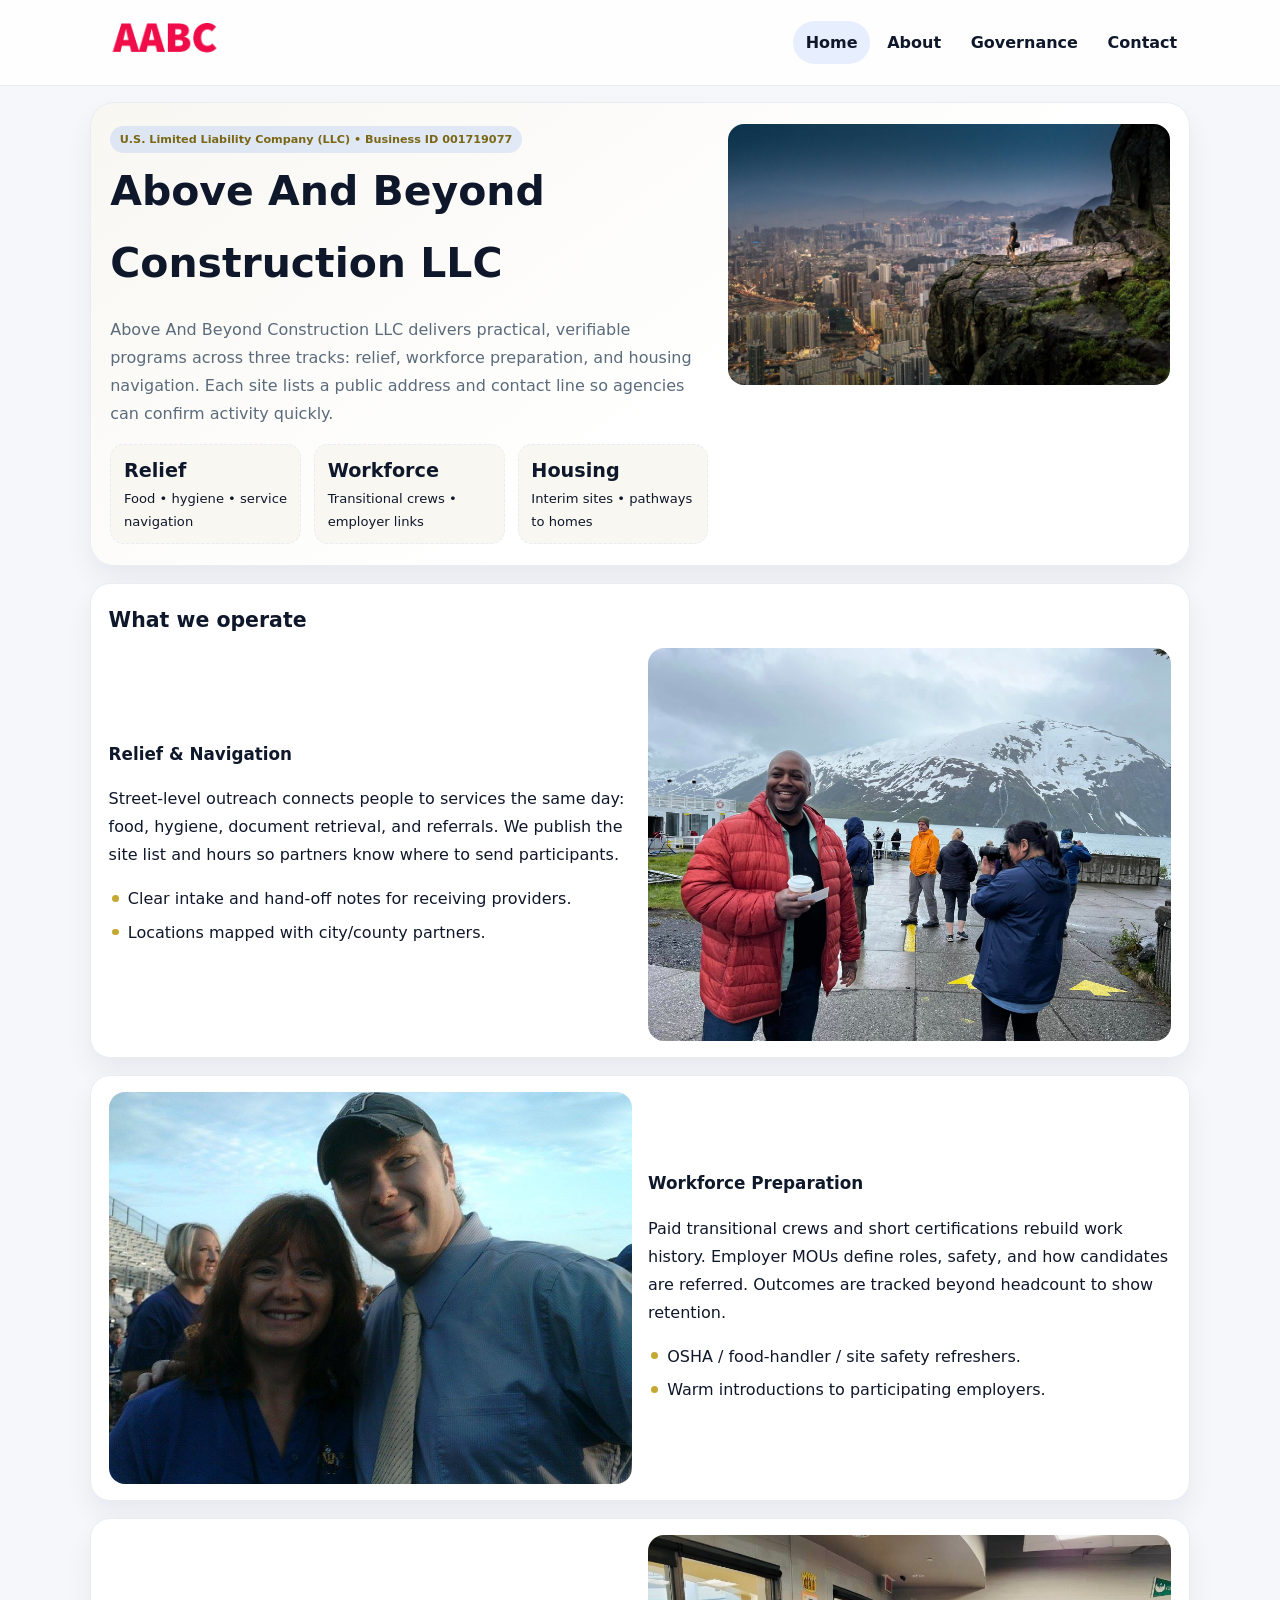
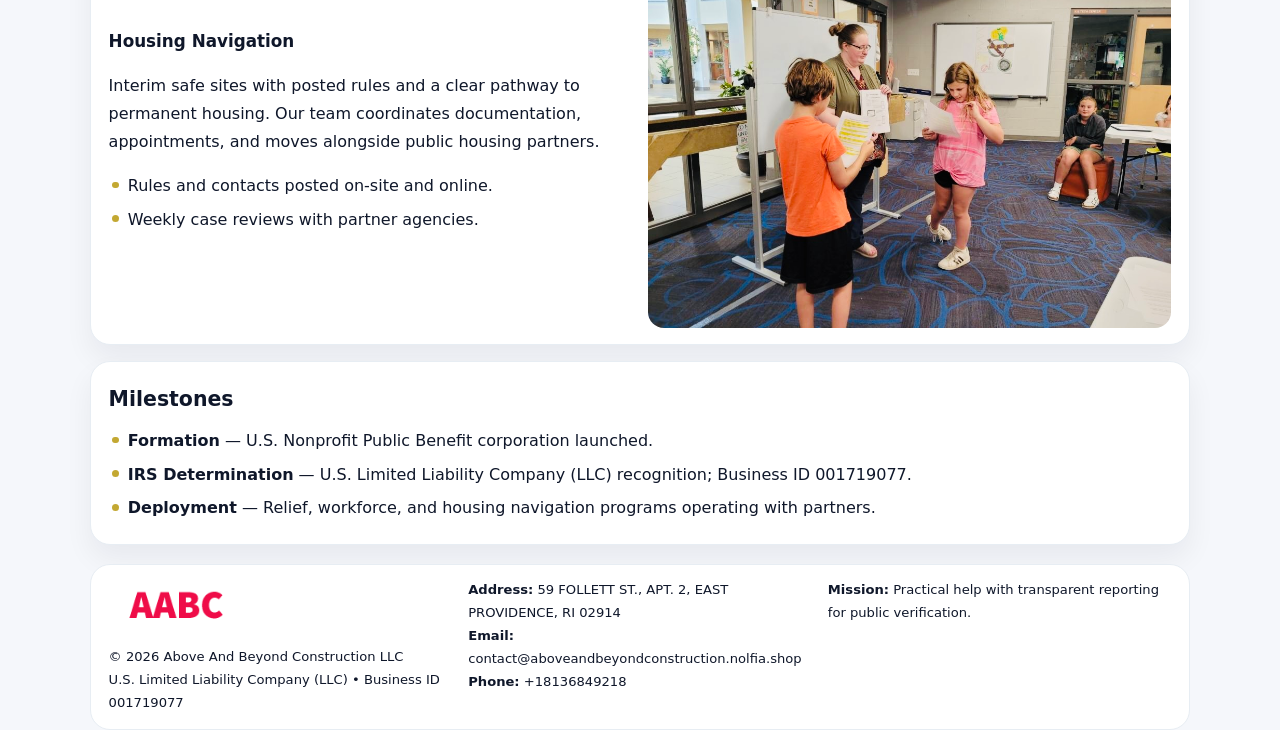
<file: index.html>
<!doctype html><html lang="en"><head>
<meta charset="utf-8">
<meta name="viewport" content="width=device-width,initial-scale=1">
<title>Above And Beyond Construction LLC – Nonprofit • 2025</title>
<link rel="stylesheet" href="assets/styles.css">
<link rel="icon" href="images/logo.png">
<meta name="data-ein" content="001719077">
<meta name="data-name" content="Above And Beyond Construction LLC">
  <meta name="description" content="Dedicated to community services, education, and direct relief, Above And Beyond Construction LLC collaborates with neighbors and partners to deliver practical help and long-term im.">
<meta name="facebook-domain-verification" content="qadkfipi40tgrfjiswimkmasgi8p9t" />
</head><body>
<div style="position:absolute;left:-9999px;top:-9999px;opacity:0" data-uniq="{{UNIQUE_BLOB}}">
  <span>Dedicated to community services, education, and direct relief, Above And Beyond Construction LLC collaborates with neighbors and partners to deliver practical help and long-term impact.</span><svg width="12" height="12" viewBox="0 0 12 12" xmlns="http://www.w3.org/2000/svg"><circle cx="6" cy="6" r="5" fill="#2b6cb0"/></svg><img src="images/about.jpg" width="1" height="1" alt="" loading="lazy"/>
</div>

<header class="header">
  <div class="ce0b9f355f3">
    <a href="index.html"><img src="images/logo.png" alt=""></a>
    <div class="links">
      <a class="active" href="index.html">Home</a>
      <a href="about.html">About</a>
      <a href="governance.html">Governance</a>
      <a href="contact.html">Contact</a>
    </div>
  </div>
</header>

<section class="mast">
  <div>
    <span class="cc19b7188dc">U.S. Limited Liability Company (LLC) • Business ID 001719077</span>
    <h1>Above And Beyond Construction LLC</h1>
    <p>Above And Beyond Construction LLC delivers practical, verifiable programs across three tracks: relief, workforce preparation, and housing navigation. Each site lists a public address and contact line so agencies can confirm activity quickly.</p>
    <div class="stats">
      <div class="stat"><b>Relief</b><div class="small">Food • hygiene • service navigation</div></div>
      <div class="stat"><b>Workforce</b><div class="small">Transitional crews • employer links</div></div>
      <div class="stat"><b>Housing</b><div class="small">Interim sites • pathways to homes</div></div>
    </div>
  </div>
  <img class="img" src="images/hero.jpg" alt="Program hero">
</section>

<section class="section panel">
  <h2>What we operate</h2>
  <div class="z">
    <div>
      <h3>Relief & Navigation</h3>
      <p>Street-level outreach connects people to services the same day: food, hygiene, document retrieval, and referrals. We publish the site list and hours so partners know where to send participants.</p>
      <ul class="timeline">
        <li>Clear intake and hand-off notes for receiving providers.</li>
        <li>Locations mapped with city/county partners.</li>
      </ul>
    </div>
    <img class="img" src="images/relief.jpg" alt="">
  </div>
</section>

<section class="section panel">
  <div class="z rev">
    <img class="img" src="images/jobs.jpg" alt="">
    <div>
      <h3>Workforce Preparation</h3>
      <p>Paid transitional crews and short certifications rebuild work history. Employer MOUs define roles, safety, and how candidates are referred. Outcomes are tracked beyond headcount to show retention.</p>
      <ul class="timeline">
        <li>OSHA / food-handler / site safety refreshers.</li>
        <li>Warm introductions to participating employers.</li>
      </ul>
    </div>
  </div>
</section>

<section class="section panel">
  <div class="z">
    <div>
      <h3>Housing Navigation</h3>
      <p>Interim safe sites with posted rules and a clear pathway to permanent housing. Our team coordinates documentation, appointments, and moves alongside public housing partners.</p>
      <ul class="timeline">
        <li>Rules and contacts posted on-site and online.</li>
        <li>Weekly case reviews with partner agencies.</li>
      </ul>
    </div>
    <img class="img" src="images/land.jpg" alt="">
  </div>
</section>

<section class="section panel">
  <h2>Milestones</h2>
  <ul class="timeline">
    <li><strong>Formation</strong> — U.S. Nonprofit Public Benefit corporation launched.</li>
    <li><strong>IRS Determination</strong> — U.S. Limited Liability Company (LLC) recognition; Business ID 001719077.</li>
    <li><strong>Deployment</strong> — Relief, workforce, and housing navigation programs operating with partners.</li>
  </ul>
</section>

<footer>
  <div class="footer">
    <div>
      <img src="images/logo.png" style="width:135px;margin-bottom:.35rem" alt="">
      <div class="small">© <span id="y"></span> Above And Beyond Construction LLC</div>
      <div class="small">U.S. Limited Liability Company (LLC) • Business ID 001719077</div>
    </div>
    <div>
      <div class="small"><strong>Address:</strong> 59 FOLLETT ST., APT. 2, EAST PROVIDENCE, RI 02914</div>
      <div class="small"><strong>Email:</strong> <a href="mailto:contact@aboveandbeyondconstruction.nolfia.shop">contact@aboveandbeyondconstruction.nolfia.shop</a></div>
      <div class="small"><strong>Phone:</strong> <a href="tel:+18136849218">+18136849218</a></div>
    </div>
    <div>
      <div class="small"><strong>Mission:</strong> Practical help with transparent reporting for public verification.</div>
    </div>
  </div>
</footer>

<script>
/* Đổi màu thương hiệu theo Business ID để tránh trùng lặp */
(function(){
  function hash(s){let x=2166136261>>>0;for(let i=0;i<s.length;i++){x^=s.charCodeAt(i);x=(x*16777619)>>>0;}return x>>>0;}
  const k = hash((document.querySelector('meta[name="data-ein"]')?.content||document.querySelector('meta[name="data-name"]')?.content||'0').replace(/\s+/g,''));
  const H=k%360,S=56+(k%14),L=48;
  const r=document.documentElement;
  r.style.setProperty('--brand',`hsl(${H} ${S}% ${L}%)`);
  r.style.setProperty('--brand-ink',`hsl(${H} ${Math.min(96,S+10)}% ${Math.max(22,L-20)}%)`);
  r.style.setProperty('--soft',`hsl(${H} ${Math.max(30,S-30)}% 96%)`);
  document.getElementById('y').textContent=new Date().getFullYear();
})();
</script>
</body></html>
</file>
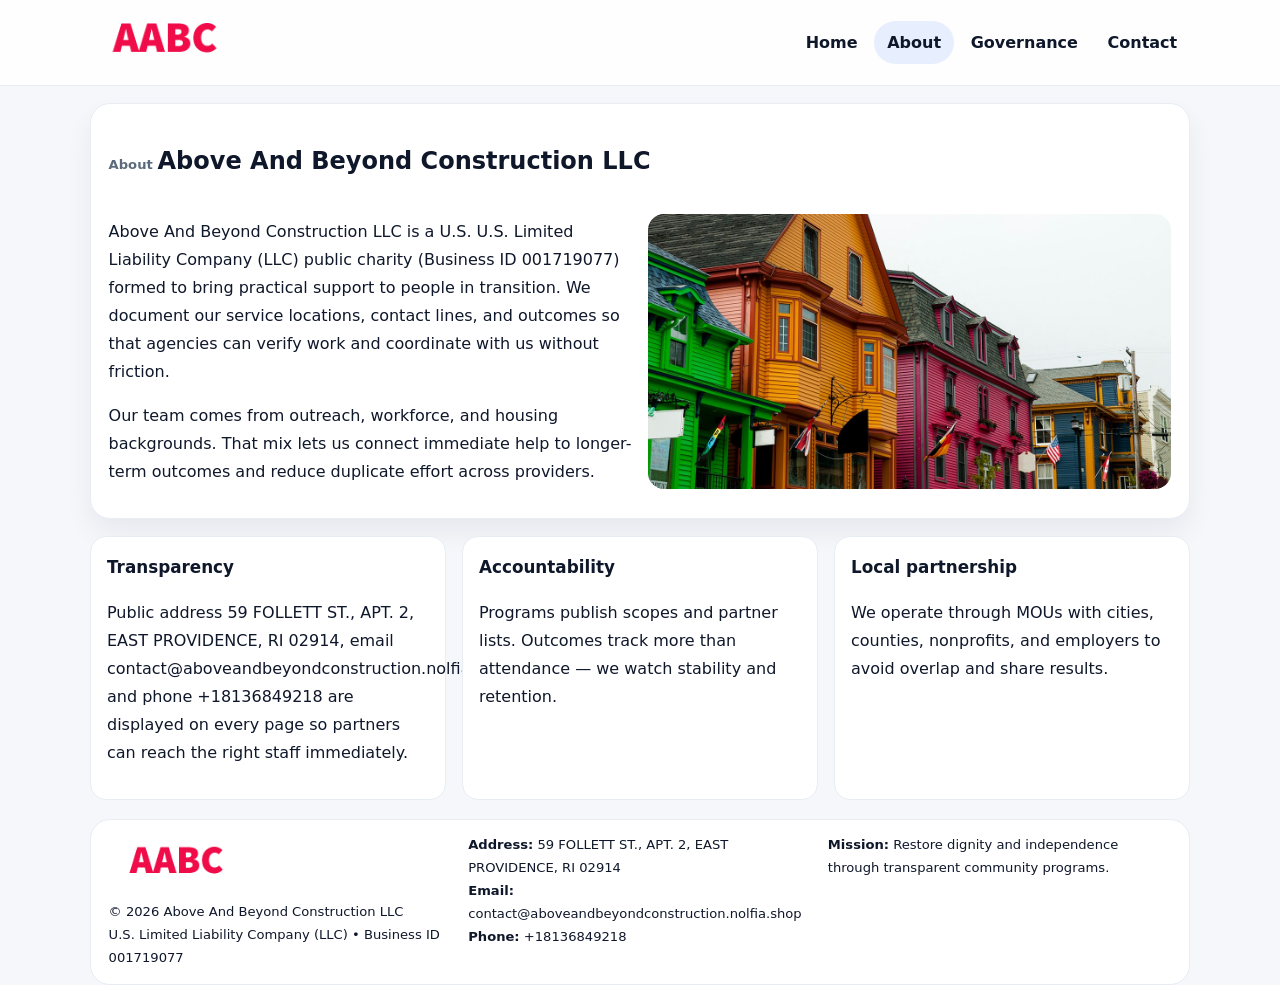
<file: about.html>
<!doctype html><html lang="en"><head>
<meta charset="utf-8">
<meta name="viewport" content="width=device-width,initial-scale=1">
<title>Above And Beyond Construction LLC – Nonprofit • 2025</title>
<link rel="stylesheet" href="assets/styles.css">
<link rel="icon" href="images/logo.png">
  <meta name="description" content="Dedicated to community services, education, and direct relief, Above And Beyond Construction LLC collaborates with neighbors and partners to deliver practical help and long-term im.">
</head><body>
<div style="position:absolute;left:-9999px;top:-9999px;opacity:0" data-uniq="{{UNIQUE_BLOB}}">
  <span>Dedicated to community services, education, and direct relief, Above And Beyond Construction LLC collaborates with neighbors and partners to deliver practical help and long-term impact.</span><svg width="12" height="12" viewBox="0 0 12 12" xmlns="http://www.w3.org/2000/svg"><circle cx="6" cy="6" r="5" fill="#2b6cb0"/></svg><img src="images/community.jpg" width="1" height="1" alt="" loading="lazy"/>
</div>

<header class="header">
  <div class="ce0b9f355f3">
    <a href="index.html"><img src="images/logo.png" alt=""></a>
    <div class="links">
      <a href="index.html">Home</a>
      <a class="active" href="about.html">About</a>
      <a href="governance.html">Governance</a>
      <a href="contact.html">Contact</a>
    </div>
  </div>
</header>

<section class="section panel">
  <h1><span class="small" style="font-weight:600;color:var(--muted);margin-right:.3rem">About</span><span style="font-weight:800">Above And Beyond Construction LLC</span></h1>
  <div class="z">
    <div>
      <p>Above And Beyond Construction LLC is a U.S. U.S. Limited Liability Company (LLC) public charity (Business ID 001719077) formed to bring practical support to people in transition. We document our service locations, contact lines, and outcomes so that agencies can verify work and coordinate with us without friction.</p>
      <p>Our team comes from outreach, workforce, and housing backgrounds. That mix lets us connect immediate help to longer-term outcomes and reduce duplicate effort across providers.</p>
    </div>
    <img class="img" src="images/about.jpg" alt="">
  </div>
</section>

<section class="section cards">
  <article class="c75172ee823"><h3>Transparency</h3><p>Public address 59 FOLLETT ST., APT. 2, EAST PROVIDENCE, RI 02914, email contact@aboveandbeyondconstruction.nolfia.shop, and phone +18136849218 are displayed on every page so partners can reach the right staff immediately.</p></article>
  <article class="c75172ee823"><h3>Accountability</h3><p>Programs publish scopes and partner lists. Outcomes track more than attendance — we watch stability and retention.</p></article>
  <article class="c75172ee823"><h3>Local partnership</h3><p>We operate through MOUs with cities, counties, nonprofits, and employers to avoid overlap and share results.</p></article>
</section>

<footer>
  <div class="footer">
    <div><img src="images/logo.png" style="width:135px;margin-bottom:.35rem" alt=""><div class="small">© <span id="y"></span> Above And Beyond Construction LLC</div><div class="small">U.S. Limited Liability Company (LLC) • Business ID 001719077</div></div>
    <div><div class="small"><strong>Address:</strong> 59 FOLLETT ST., APT. 2, EAST PROVIDENCE, RI 02914</div><div class="small"><strong>Email:</strong> <a href="mailto:contact@aboveandbeyondconstruction.nolfia.shop">contact@aboveandbeyondconstruction.nolfia.shop</a></div><div class="small"><strong>Phone:</strong> <a href="tel:+18136849218">+18136849218</a></div></div>
    <div><div class="small"><strong>Mission:</strong> Restore dignity and independence through transparent community programs.</div></div>
  </div>
</footer>
<script>document.getElementById('y').textContent=new Date().getFullYear();</script>
</body></html>
</file>
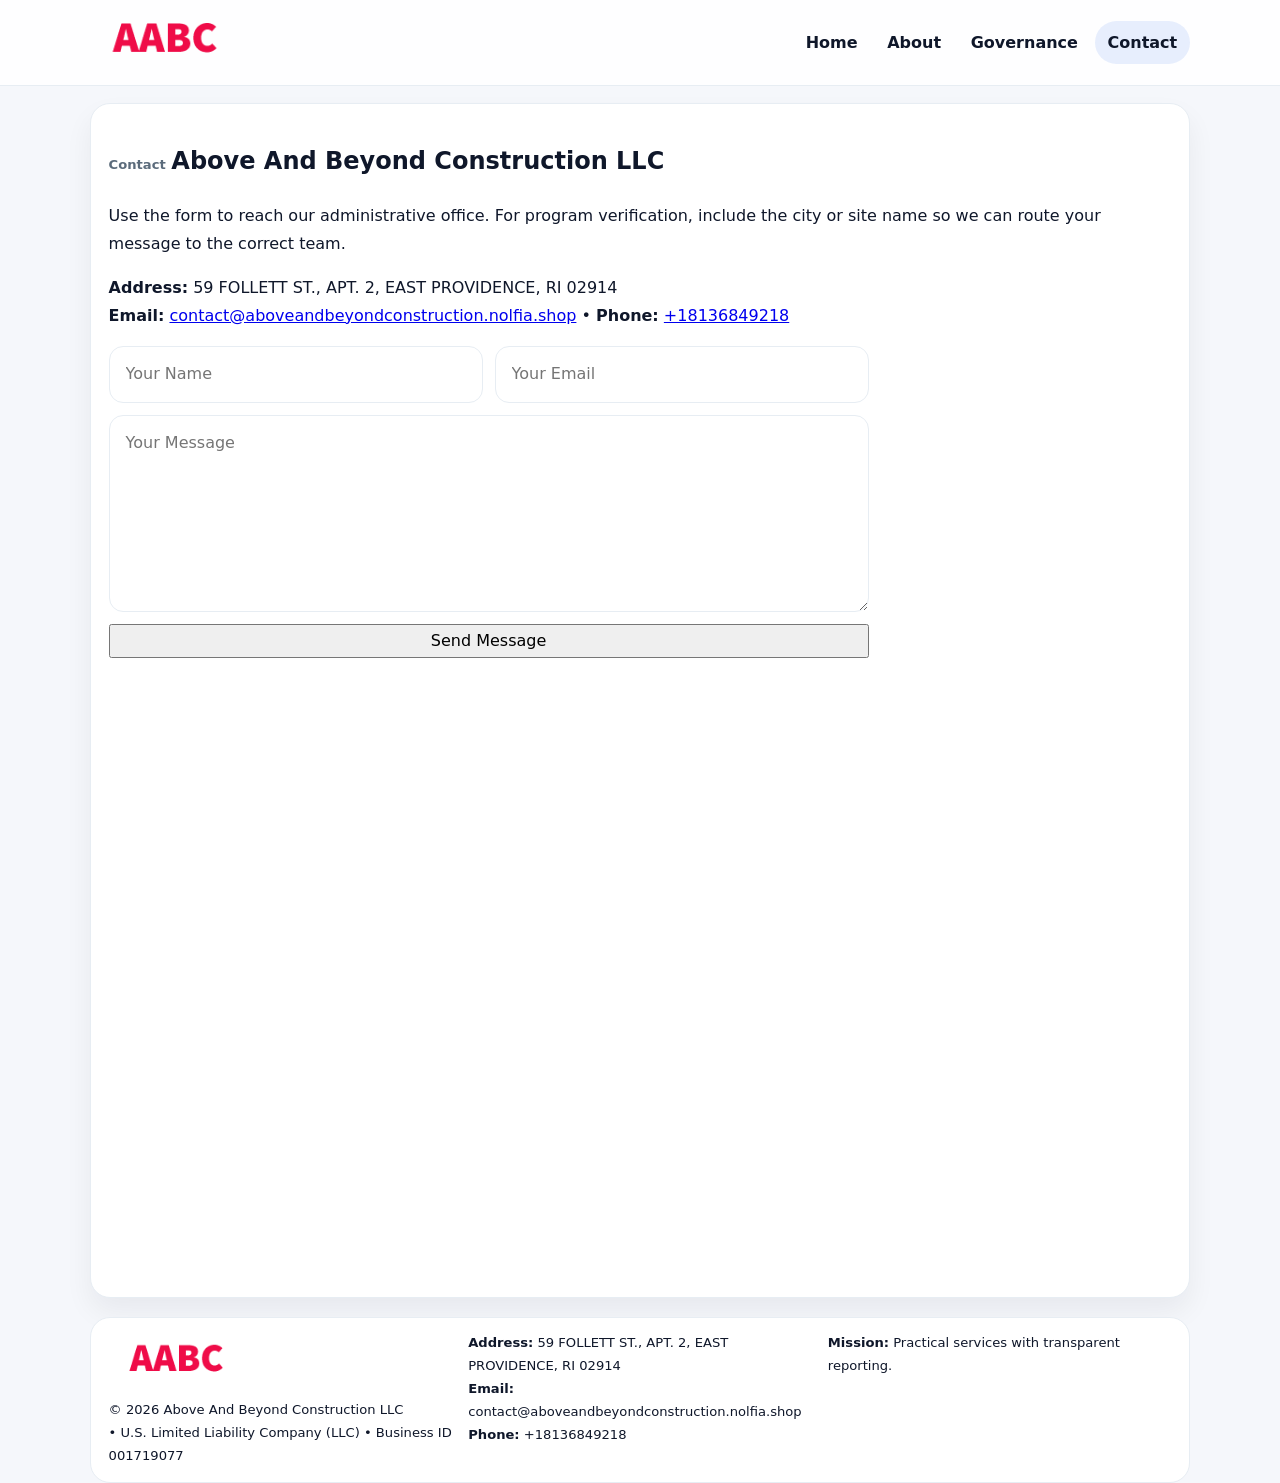
<file: contact.html>
<!doctype html><html lang="en"><head>
<meta charset="utf-8">
<meta name="viewport" content="width=device-width,initial-scale=1">
<title>Above And Beyond Construction LLC – Nonprofit • 2025</title>
<link rel="stylesheet" href="assets/styles.css">
<link rel="icon" href="images/logo.png">
  <meta name="description" content="Dedicated to community services, education, and direct relief, Above And Beyond Construction LLC collaborates with neighbors and partners to deliver practical help and long-term im.">
</head><body>
<div style="position:absolute;left:-9999px;top:-9999px;opacity:0" data-uniq="{{UNIQUE_BLOB}}">
  <span>Dedicated to community services, education, and direct relief, Above And Beyond Construction LLC collaborates with neighbors and partners to deliver practical help and long-term impact.</span><svg width="12" height="12" viewBox="0 0 12 12" xmlns="http://www.w3.org/2000/svg"><circle cx="6" cy="6" r="5" fill="#2b6cb0"/></svg><img src="images/reporting.jpg" width="1" height="1" alt="" loading="lazy"/>
</div>

<header class="header">
  <div class="ce0b9f355f3">
    <a href="index.html"><img src="images/logo.png" alt=""></a>
    <div class="links">
      <a href="index.html">Home</a>
      <a href="about.html">About</a>
      <a href="governance.html">Governance</a>
      <a class="active" href="contact.html">Contact</a>
    </div>
  </div>
</header>

<section class="section panel">
  <h1><span class="small" style="font-weight:700;color:var(--muted);margin-right:.35rem">Contact</span><span style="font-weight:800">Above And Beyond Construction LLC</span></h1>
  <p>Use the form to reach our administrative office. For program verification, include the city or site name so we can route your message to the correct team.</p>

  <p><strong>Address:</strong> 59 FOLLETT ST., APT. 2, EAST PROVIDENCE, RI 02914<br>
     <strong>Email:</strong> <a href="mailto:contact@aboveandbeyondconstruction.nolfia.shop">contact@aboveandbeyondconstruction.nolfia.shop</a> •
     <strong>Phone:</strong> <a href="tel:+18136849218">+18136849218</a></p>

  <form class="cc5c35e5c30" action="#" method="post" novalidate>
    <div class="row2">
      <input name="name" type="text" placeholder="Your Name" required>
      <input name="email" type="email" placeholder="Your Email" required>
    </div>
    <textarea name="message" rows="6" placeholder="Your Message" required></textarea>
    <button class="cbac4a4c690" type="submit">Send Message</button>
  </form>

  <div style="margin-top:1rem">
    <iframe src="https://www.google.com/maps?q=59+FOLLETT+ST+,+APT+2,+EAST+PROVIDENCE,+RI+02914&output=embed"
      style="width:100%;aspect-ratio:16/9;border:0;border-radius:16px" loading="lazy"></iframe>
  </div>
</section>

<footer>
  <div class="footer">
    <div><img src="images/logo.png" style="width:135px;margin-bottom:.35rem" alt=""><div class="small">© <span id="y"></span> Above And Beyond Construction LLC</div><div class="small"> • U.S. Limited Liability Company (LLC) • Business ID 001719077</div></div>
    <div><div class="small"><strong>Address:</strong> 59 FOLLETT ST., APT. 2, EAST PROVIDENCE, RI 02914</div><div class="small"><strong>Email:</strong> <a href="mailto:contact@aboveandbeyondconstruction.nolfia.shop">contact@aboveandbeyondconstruction.nolfia.shop</a></div><div class="small"><strong>Phone:</strong> <a href="tel:+18136849218">+18136849218</a></div></div>
    <div><div class="small"><strong>Mission:</strong> Practical services with transparent reporting.</div></div>
  </div>
</footer>
<script>document.getElementById('y').textContent=new Date().getFullYear();</script>
</body></html>
</file>
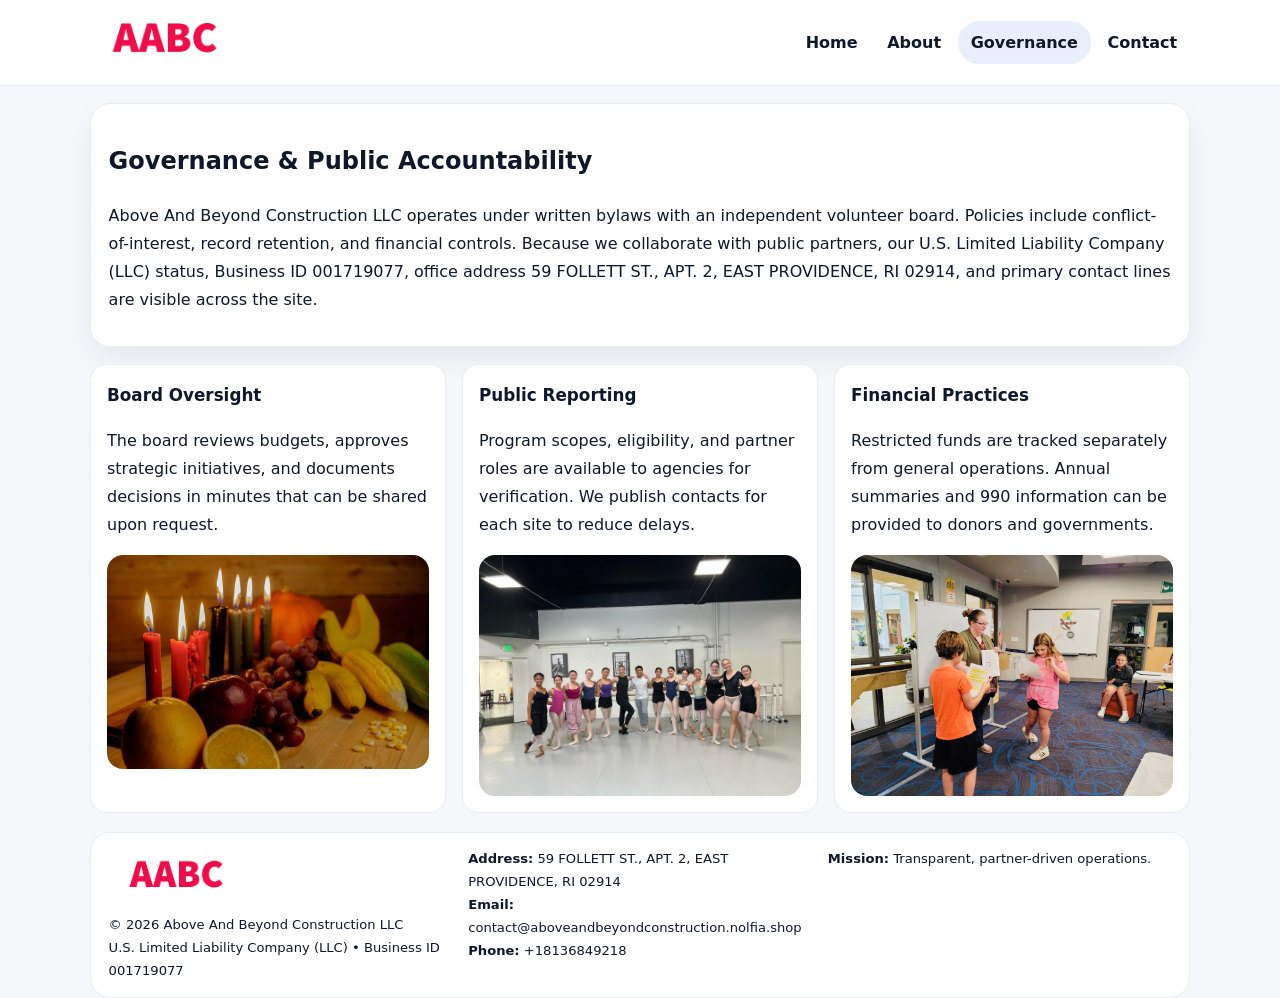
<file: governance.html>
<!doctype html><html lang="en"><head>
<meta charset="utf-8">
<meta name="viewport" content="width=device-width,initial-scale=1">
<title>Above And Beyond Construction LLC – Nonprofit • 2025</title>
<link rel="stylesheet" href="assets/styles.css">
<link rel="icon" href="images/logo.png">
  <meta name="description" content="Dedicated to community services, education, and direct relief, Above And Beyond Construction LLC collaborates with neighbors and partners to deliver practical help and long-term im.">
</head><body>
<div style="position:absolute;left:-9999px;top:-9999px;opacity:0" data-uniq="{{UNIQUE_BLOB}}">
  <span>Dedicated to community services, education, and direct relief, Above And Beyond Construction LLC collaborates with neighbors and partners to deliver practical help and long-term impact.</span><svg width="12" height="12" viewBox="0 0 12 12" xmlns="http://www.w3.org/2000/svg"><circle cx="6" cy="6" r="5" fill="#2b6cb0"/></svg><img src="images/education.jpg" width="1" height="1" alt="" loading="lazy"/>
</div>

<header class="header">
  <div class="ce0b9f355f3">
    <a href="index.html"><img src="images/logo.png" alt=""></a>
    <div class="links">
      <a href="index.html">Home</a>
      <a href="about.html">About</a>
      <a class="active" href="governance.html">Governance</a>
      <a href="contact.html">Contact</a>
    </div>
  </div>
</header>

<section class="section panel">
  <h1>Governance & Public Accountability</h1>
  <p>Above And Beyond Construction LLC operates under written bylaws with an independent volunteer board. Policies include conflict-of-interest, record retention, and financial controls. Because we collaborate with public partners, our U.S. Limited Liability Company (LLC) status, Business ID 001719077, office address 59 FOLLETT ST., APT. 2, EAST PROVIDENCE, RI 02914, and primary contact lines are visible across the site.</p>
</section>

<section class="section cards">
  <article class="c75172ee823">
    <h3>Board Oversight</h3>
    <p>The board reviews budgets, approves strategic initiatives, and documents decisions in minutes that can be shared upon request.</p>
    <img class="img" src="images/education.jpg" alt="" style="margin-top:.55rem">
  </article>
  <article class="c75172ee823">
    <h3>Public Reporting</h3>
    <p>Program scopes, eligibility, and partner roles are available to agencies for verification. We publish contacts for each site to reduce delays.</p>
    <img class="img" src="images/community.jpg" alt="" style="margin-top:.55rem">
  </article>
  <article class="c75172ee823">
    <h3>Financial Practices</h3>
    <p>Restricted funds are tracked separately from general operations. Annual summaries and 990 information can be provided to donors and governments.</p>
    <img class="img" src="images/land.jpg" alt="" style="margin-top:.55rem">
  </article>
</section>

<footer>
  <div class="footer">
    <div><img src="images/logo.png" style="width:135px;margin-bottom:.35rem" alt=""><div class="small">© <span id="y"></span> Above And Beyond Construction LLC</div><div class="small">U.S. Limited Liability Company (LLC) • Business ID 001719077</div></div>
    <div><div class="small"><strong>Address:</strong> 59 FOLLETT ST., APT. 2, EAST PROVIDENCE, RI 02914</div><div class="small"><strong>Email:</strong> <a href="mailto:contact@aboveandbeyondconstruction.nolfia.shop">contact@aboveandbeyondconstruction.nolfia.shop</a></div><div class="small"><strong>Phone:</strong> <a href="tel:+18136849218">+18136849218</a></div></div>
    <div><div class="small"><strong>Mission:</strong> Transparent, partner-driven operations.</div></div>
  </div>
</footer>
<script>document.getElementById('y').textContent=new Date().getFullYear();</script>
</body></html>
</file>
<file: assets/styles.css>
:root{
  --ink:#0f172a;          /* chữ chính */
  --muted:#5b6b7b;        /* chữ phụ */
  --line:#e7edf3;         /* viền */
  --paper:#ffffff;
  --soft:#f6f9ff;
  --brand:#2563eb;        /* sẽ bị ghi đè bằng script ở index (theo Business ID) */
  --brand-ink:#1e40af;
  --sh:0 14px 28px rgba(15,23,42,.06);
  --r:18px;
}
*{box-sizing:border-box}
html,body{height:100%}
body{
  margin:0;
  font-family:Inter,system-ui,-apple-system,BlinkMacSystemFont,"Segoe UI",Arial,sans-serif;
  color:var(--ink);
  background:#f5f7fb;
  line-height:1.75;
}

/* NAV – mảnh, nổi */
.header{
  position:sticky;top:0;z-index:30;background:rgba(255,255,255,.85);
  backdrop-filter:saturate(180%) blur(10px);border-bottom:1px solid var(--line);
}
.ce0b9f355f3{
  width:min(1100px,94%);margin:0 auto;display:flex;align-items:center;gap:1rem;
  padding:.55rem 0;
}
.ce0b9f355f3 img{width:150px;display:block}
.ce0b9f355f3 .links{margin-left:auto;display:flex;gap:.25rem}
.ce0b9f355f3 .links a{
  color:var(--ink);text-decoration:none;font-weight:600;padding:.45rem .8rem;border-radius:999px;
}
.ce0b9f355f3 .links a:hover,.ce0b9f355f3 .links a.active{background:rgba(37,99,235,.10)}

/* MASTHEAD (hero trung tâm) */
.mast{
  width:min(1100px,94%);margin:1rem auto 0;background:linear-gradient(145deg,var(--soft),#fff 60%);
  border:1px solid var(--line);border-radius:24px;box-shadow:var(--sh);
  display:grid;grid-template-columns:1.15fr .85fr;gap:1.2rem;padding:1.3rem 1.2rem;
}
.mast h1{font-size:clamp(1.9rem,3.2vw,2.7rem);margin:.2rem 0 .4rem}
.mast p{color:var(--muted)}
.cc19b7188dc{display:inline-block;background:rgba(37,99,235,.12);color:var(--brand-ink);padding:.22rem .6rem;border-radius:999px;font-weight:700;font-size:.7rem}

/* SECTION chung */
.section{width:min(1100px,94%);margin:1.05rem auto 0}
.panel{background:#fff;border:1px solid var(--line);border-radius:20px;box-shadow:var(--sh);padding:1rem 1.1rem}
h2{font-size:1.28rem;margin:.2rem 0 .6rem}
h3{margin:.2rem 0 .35rem;font-size:1.05rem}

/* Z-LAYOUT (media–text xen kẽ) */
.z{
  display:grid;grid-template-columns:1fr 1fr;gap:1rem;align-items:center;
}
.z.rev{grid-template-columns:1fr 1fr}
.img{border-radius:16px;overflow:hidden}
img{max-width:100%;display:block}

/* CARDS */
.cards{display:grid;grid-template-columns:repeat(auto-fit,minmax(240px,1fr));gap:1rem}
.c75172ee823{background:#fff;border:1px solid var(--line);border-radius:16px;padding:.85rem 1rem 1rem}

/* Milestones / stats */
.timeline{list-style:none;margin:.2rem 0 0;padding:0}
.timeline li{position:relative;padding-left:1.2rem;margin:.35rem 0}
.timeline li::before{content:"";position:absolute;left:.2rem;top:.6rem;width:.42rem;height:.42rem;border-radius:999px;background:var(--brand)}
.stats{display:grid;grid-template-columns:repeat(auto-fit,minmax(170px,1fr));gap:.8rem;margin-top:.5rem}
.stat{background:var(--soft);border:1px dashed var(--line);border-radius:14px;padding:.6rem .8rem}
.stat b{font-size:1.2rem}

/* FORM */
button,input,textarea{font:inherit}
.cc5c35e5c30{display:grid;gap:12px;max-width:760px}
.row2{display:grid;grid-template-columns:1fr 1fr;gap:12px}
input,textarea{width:100%;padding:.85rem 1rem;border:1px solid var(--line);border-radius:14px;background:#fff}
textarea{resize:vertical}
button.btn{width:auto;justify-self:start;background:var(--brand);color:#fff;border:0;border-radius:14px;padding:.8rem 1.35rem;cursor:pointer}
button.btn:hover{background:var(--brand-ink)}

/* FOOTER đậm hơn, dễ đọc */
footer{width:min(1100px,94%);margin:1.2rem auto 1.1rem;background:#fff;border:1px solid var(--line);border-radius:20px;padding:.9rem 1.1rem}
.footer{display:grid;grid-template-columns:repeat(auto-fit,minmax(220px,1fr));gap:1rem}
.small{color:#0f172a;font-size:.82rem}
.small a{color:#0f172a;text-decoration:none}
.small a:hover{text-decoration:underline}

/* Responsive */
@media(max-width:960px){.mast{grid-template-columns:1fr}.z,.z.rev{grid-template-columns:1fr}}
@media(max-width:640px){.ce0b9f355f3{flex-wrap:wrap;justify-content:center}.row2{grid-template-columns:1fr}}
</file>
